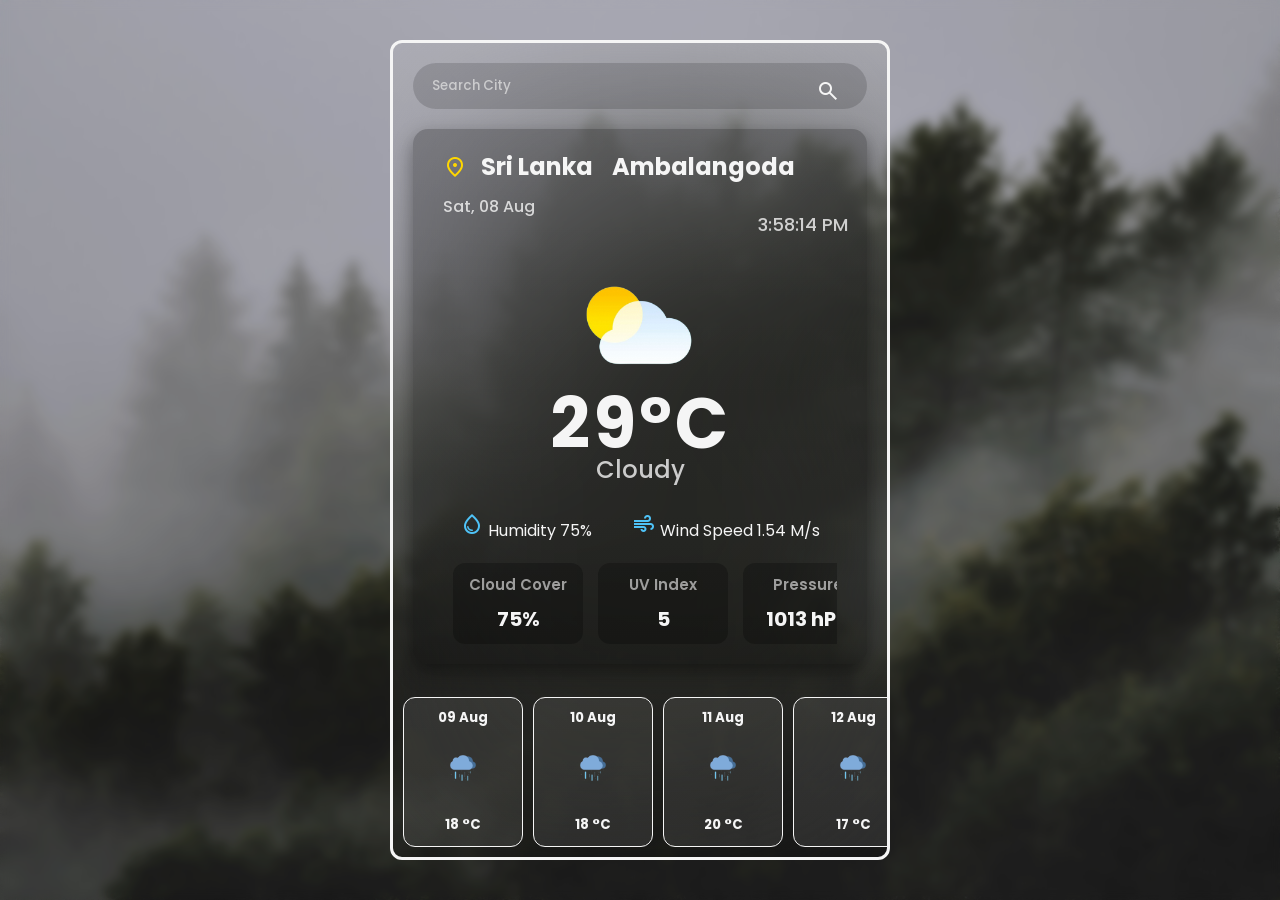
<file: index.html>
<!DOCTYPE html>
<html lang="en">

<head>
    <meta charset="UTF-8">
    <meta name="viewport" content="width=device-width, initial-scale=1.0">
    <title>Weather API</title>
    <link rel="stylesheet" href="style.css">
    <link rel="stylesheet" href="https://fonts.googleapis.com/css2?family=Material+Symbols+Outlined" />
</head>

<body>

    <div class="main">

        <div class="input-items">
            <input class="city" placeholder="Search City" type="text">
            <button class="searchbtn">
                <span class="material-symbols-outlined">
                    search
                </span>
            </button>
        </div>


        <section class="weatherInfo">
            <div class="wrapper">
                <span class="material-symbols-outlined loactionIcon">location_on</span>
                <span class="loacation">Sri Lanka </span>
                <span class="loacationCity">Ambalangoda</span>
                <div class="date">Sat, 08 Aug</div>
                <div class="Time" id="localTime">12:00 PM</div>
              </div>
            <div class="weatherIcon">
                <img src="assest/images/Weather-removebg-preview.png" alt="Weather Icon">
            </div>
        
            <div class="temp">29°C</div>
            <div class="tempText">Cloudy</div>
        
            <div class="humidityWindContainer">
                <div class="humidity">
                    <span class="material-symbols-outlined humiIcon">water_drop</span>
                    <span class="humiText1">Humidity</span>
                    <span class="humiText2">75%</span>
                </div>
                <div class="wind">
                    <span class="material-symbols-outlined windIcon">air</span>
                    <span class="windText1">Wind Speed</span>
                    <span class="windText2">1.54 M/s</span>
                </div>
            </div>
            
           <div class="infoContainer"> 
                <div class="infoItem" id="cloudCover">
                  <span class="infoLabel">Cloud Cover</span>
                  <span class="infoValue">75%</span>
                </div>
              
                <div class="infoItem" id="uvIndex">
                  <span class="infoLabel">UV Index</span>
                  <span class="infoValue">5</span>
                </div>
              
                <div class="infoItem" id="pressure">
                  <span class="infoLabel">Pressure</span>
                  <span class="infoValue">1013 hPa</span>
                </div>
              
                <div class="infoItem" id="visibility">
                  <span class="infoLabel">Visibility</span>
                  <span class="infoValue">10 km</span>
                </div>
              </div> 
               
            
        </section>
        

            <div class="forecastItemsPack">

                <div class="forecastItem">
                    <h5 class="forcastDate">09 Aug</h5>
                    <img src="assest/images/Unknown-23_copy-removebg-preview.png" alt="pic">
                    <h5 class="forcastTemp"> 18 °C</h5>
                </div>
                <div class="forecastItem">
                    <h5 class="forcastDate">10 Aug</h5>
                    <img src="assest/images/Unknown-23_copy-removebg-preview.png" alt="pic">
                    <h5 class="forcastTemp"> 18 °C</h5>
                </div>
                <div class="forecastItem">
                    <h5 class="forcastDate">11 Aug</h5>
                    <img src="assest/images/Unknown-23_copy-removebg-preview.png" alt="pic">
                    <h5 class="forcastTemp"> 20 °C</h5>
                </div>
                <div class="forecastItem">
                    <h5 class="forcastDate">12 Aug</h5>
                    <img src="assest/images/Unknown-23_copy-removebg-preview.png" alt="pic">
                    <h5 class="forcastTemp"> 17 °C</h5>
                </div>
                <div class="forecastItem">
                    <h5 class="forcastDate">13 Aug</h5>
                    <img src="assest/images/Unknown-23_copy-removebg-preview.png" alt="pic">
                    <h5 class="forcastTemp"> 19 °C</h5>
                </div>
                <div class="forecastItem">
                    <h5 class="forcastDate">14 Aug</h5>
                    <img src="assest/images/Unknown-23_copy-removebg-preview.png" alt="pic">
                    <h5 class="forcastTemp"> 18 °C</h5>
                </div>
                <div class="forecastItem">
                    <h5 class="forcastDate">15 Aug</h5>
                    <img src="assest/images/Unknown-23_copy-removebg-preview.png" alt="pic">
                    <h5 class="forcastTemp"> 20 °C</h5>
                </div>
            </div>
        </section>
    </div>
    <script src="home.js"></script>
</body>

</html>
</file>
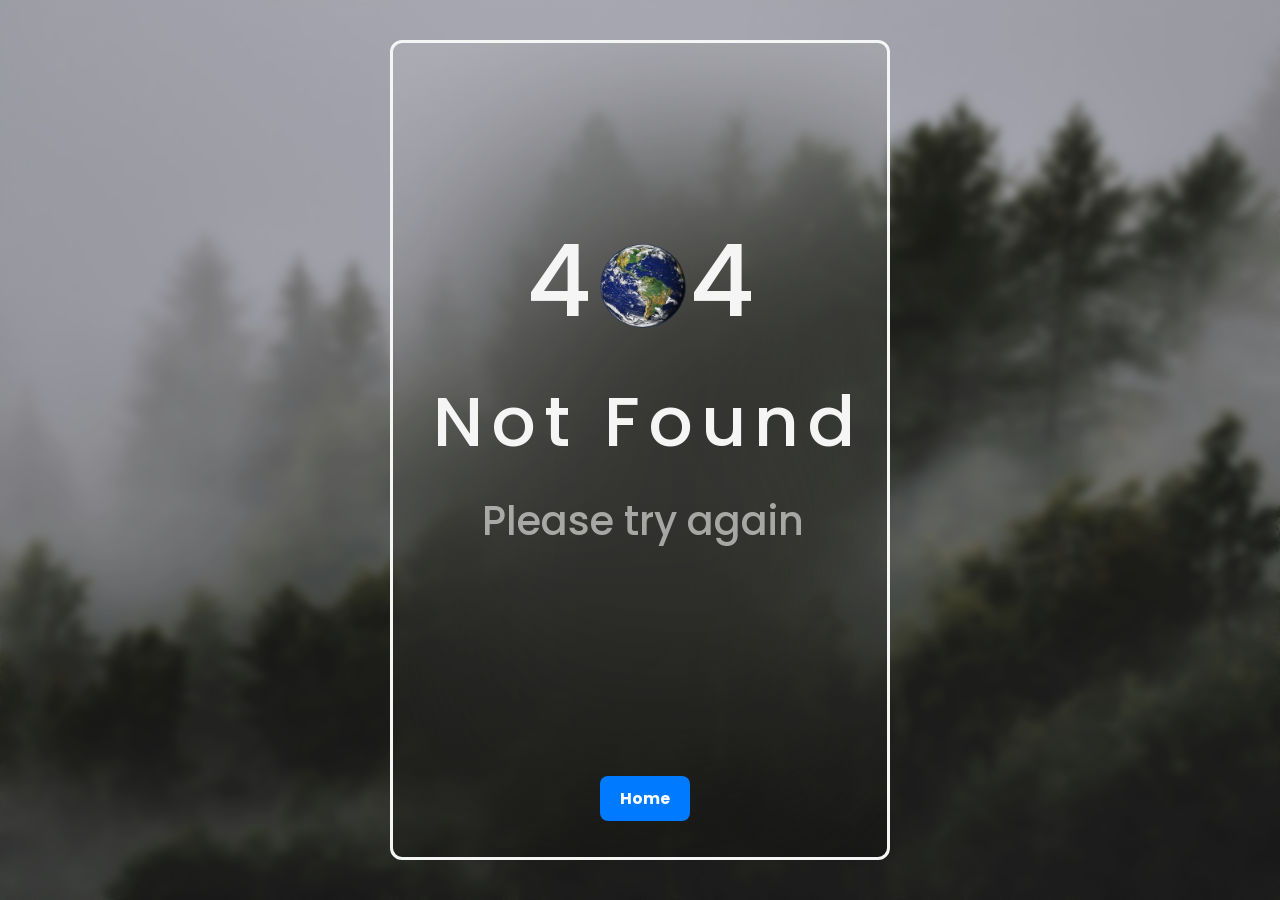
<file: 404notfound.html>
<!DOCTYPE html>
<html lang="en">

<head>
    <meta charset="UTF-8">
    <meta name="viewport" content="width=device-width, initial-scale=1.0">
    <title>Weather API</title>
    <link rel="stylesheet" href="style.css">
    <link rel="stylesheet" href="https://fonts.googleapis.com/css2?family=Material+Symbols+Outlined" />
</head>

<body>

    <div class="main">
        <div class="text1">
            4
        </div>
        <div class="text2">
            4
        </div>
        <div class="imageWorld">
            <img src="assest/images/As_mothers__we_have_an_underlying_duty_to_leave_-removebg-preview.png" alt="">
        </div>
        <div class="text3">
            Not Found
        </div>
        <div class="text4">
            Please try again
        </div>
        <div class="btn">
            <a href="index.html">
                <button type="button">Home</button>
            </a>
        </div>
    </div>

</body>

</html>
</file>
<file: style.css>
@import url('https://fonts.googleapis.com/css2?family=DM+Sans:ital,opsz,wght@0,9..40,100..1000;1,9..40,100..1000&family=Edu+SA+Hand:wght@400..700&family=Edu+VIC+WA+NT+Hand+Pre:wght@400..700&family=Josefin+Sans:ital,wght@0,100..700;1,100..700&family=Lora:ital,wght@0,400..700;1,400..700&family=Merienda:wght@300..900&family=Orbitron:wght@400..900&family=Oswald:wght@200..700&family=Outfit:wght@100..900&family=Poppins:ital,wght@0,100;0,200;0,300;0,400;0,500;0,600;0,700;0,800;0,900;1,100;1,200;1,300;1,400;1,500;1,600;1,700;1,800;1,900&family=Spicy+Rice&family=Ubuntu:ital,wght@0,300;0,400;0,500;0,700;1,300;1,400;1,500;1,700&display=swap');

* {
    margin: 0;
    padding: 0;
    box-sizing: border-box;
    font-family: "Poppins", sans-serif;
    color: whitesmoke;
}

body {
    background: url(assest/images/pexels-eberhardgross-1367192.jpg);
    width: 100%;
    height: 100dvh;
    background-size: cover;
    background-position: center;
    display: flex;
    align-items: center;
    justify-content: center;
    position: relative;
    overflow-y: auto;
}

body::before {
    content: "";
    position: absolute;
    top: 0; left: 0;
    width: 100%;
    height: 100dvh;
    background: rgba(0, 0, 0, 0.15);
    backdrop-filter: blur(4px);
    z-index: 0;
}

.main {
    position: relative;
    width: 500px;
    height: 820px;
    padding: 20px;
    border: solid;
    border-radius: 12px;
    background: linear-gradient(to top, rgba(0, 0, 0, 0.15), rgba(225, 225, 225, 0.15));
    backdrop-filter: blur(100px);
    z-index: 1;
}

.city {
    width: 100%;
    padding: 10px 16px 10px 16px;
    padding-right: 80px; 
    margin-bottom: 20px;
    border-radius: 99px;
    border: 3px solid transparent;
    background: rgba(0, 0, 0, 0.15);
    outline: none;
    font-weight: 500;
    transition: border 0.25s ease;
}

.city:focus {
    border: 3px solid rgba(0, 0, 0, 0.15);
}

.city::placeholder {
    color: rgba(225, 225, 225, 0.75);
}

.searchbtn {
    position: absolute;
    top: 4%;
    left: 85%;
    width: 30px;
    height: 30px;
    border-radius: 50%;
    border: none;
    background: none;
    cursor: pointer;

    display: flex;
    align-items: center;
    justify-content: center;
}

.weatherInfo {
    position: relative;
    max-width: 500px;
    margin: 0 auto;
    background: rgba(0, 0, 0, 0.25);
    border-radius: 15px;
    padding: 20px 30px;
    color: whitesmoke;
    font-family: 'Poppins', sans-serif;
    box-shadow: 0 8px 20px rgba(0, 0, 0, 0.4);
}

.loactionIcon {
    font-size: 28px;
    color: #ffd700;
    vertical-align: middle;
    display: inline-block;
    margin-right: 10px;
}

.loacation,
.loacationCity {
    display: inline-block;
    font-weight: 700;
    font-size: 24px;
    vertical-align: middle;
    margin-right: 15px;
}

.date {
    margin-top: 10px;
    font-size: 16px;
    font-weight: 500;
    opacity: 0.8;
}

.Time {
    position: relative;
    bottom: 8px;
    left: 80%;
    font-size: 18px;
    font-weight: 500;
    opacity: 0.8;
}

.weatherIcon {
    margin-top: 8px;
    text-align: center;
}

.weatherIcon img {
    width: 150px;
    height: 150px;
    object-fit: contain;
}

.temp {
    text-align: center;
    font-size: 70px;
    font-weight: 700;
    letter-spacing: 3px;
    position: relative;
    margin-top: -40px;
}

.tempText {
    text-align: center;
    font-size: 24px;
    font-weight: 500;
    opacity: 0.8;
    margin-top: -25px;
}

.humidityWindContainer {
    display: flex;
    justify-content: center;
    align-items: center;
    gap: 40px;
    margin-top: 25px;
    flex-wrap: wrap;
}

.infoBox {
    display: flex;
    align-items: center;
    gap: 10px;
    background: rgba(0, 0, 0, 0.2);
    padding: 12px 20px;
    border-radius: 10px;
    box-shadow: 0 0 10px rgba(0, 0, 0, 0.3);
    color: whitesmoke;
    min-width: 160px;
}

.humiIcon,
.windIcon {
    font-size: 40px;
    color: #4fc3f7;
}

.infoText .label {
    font-weight: 600;
    font-size: 16px;
    opacity: 0.9;
}

.infoText .value {
    font-weight: 700;
    font-size: 18px;
}

.infoContainer {
    display: flex;
    justify-content: space-around;
    gap: 15px;
    margin-top: 20px;
    padding: 0 10px;
    scrollbar-width: none;
    overflow-x: auto;  
} 

.infoItem {
    background: rgba(0, 0, 0, 0.25);
    padding: 10px 15px;
    border-radius: 12px;
    min-width: 130px;
    text-align: center;
    color: whitesmoke;
    transition: transform 0.3s ease;
}

.infoItem:hover {
    transform: scale(1.1);
    background: rgba(225, 225, 225, 0.2);
}

.infoLabel {
    font-weight: 600;
    font-size: 15px;
    margin-bottom: 8px;
    opacity: 60%;
    display: block;
}

.infoValue {
    font-size: 20px;
    font-weight: 700;
}

.forecastItemsPack {
    position: absolute;
    bottom: 0; left: 0; right: 0;
    display: flex;
    flex-wrap: nowrap;
    overflow-x: auto;
    gap: 10px;
    padding: 10px;
    scrollbar-width: none;
}

.forecastItem {
    border: 1px solid;
    background: rgba(225, 225, 225, 0.1);
    min-width: 120px;
    min-height: 150px;
    text-align: center;
    flex-shrink: 0;
    font-size: 16px;
    padding: 10px;
    border-radius: 12px;
    transition: all 0.3s ease-in-out;
}

.forecastItem:hover {
    transform: scale(1.1);
    background: rgba(225, 225, 225, 0.2);
}

.forecastItem img {
    width: 80px;
    height: 80px;
}

.text1, .text2, .text3, .text4 {
    position: absolute;
    font-weight: 500;
}

.text1 {
    top: 20%;
    left: 27%;
    font-size: 100px;
}

.text2 {
    top: 20%;
    left: 60%;
    font-size: 100px;
}

.text3 {
    top: 40%;
    left: 8%;
    font-size: 70px;
    letter-spacing: 8px;
}

.text4 {
    top: 55%;
    left: 18%;
    font-size: 40px;
    opacity: 60%;
}

.imageWorld img {
    position: absolute;
    top: 24%;
    left: 40%;
    width: 100px;
    height: 100px;
    transition: transform 0.3s ease;
}

.imageWorld img:hover {
    transform: scale(1.1);
}

.btn button {
    position: absolute;
    top: 90%;
    left: 42%;
    padding: 10px 20px;
    font-size: 1rem;
    border: none;
    font-weight: bold;
    border-radius: 8px;
    background-color: #007BFF;
    color: white;
    cursor: pointer;
    transition: background-color 0.3s ease;
}

.btn button:hover {
    background-color: #0056b3;
}


@media screen and (max-width: 480px) {
    .temp {
        font-size: 50px;
        margin-top: -5px;
    }

    .tempText {
        font-size: 18px;
        margin-top: 0;
    }

    .weatherIcon img {
        width: 120px;
        height: 120px;
    }

    .loacation,
    .loacationCity {
        font-size: 18px;
    }

    .humiIcon,
    .windIcon {
        font-size: 30px;
    }

    .humiText1,
    .windText1,
    .humiText2,
    .windText2 {
        font-size: 14px;
    }

    .infoItem {
        min-width: 120px;
        padding: 10px 15px;
        font-size: 14px;
    }

    .infoLabel {
        font-size: 14px;
    }

    .infoValue {
        font-size: 18px;
    }
    
}
</file>
